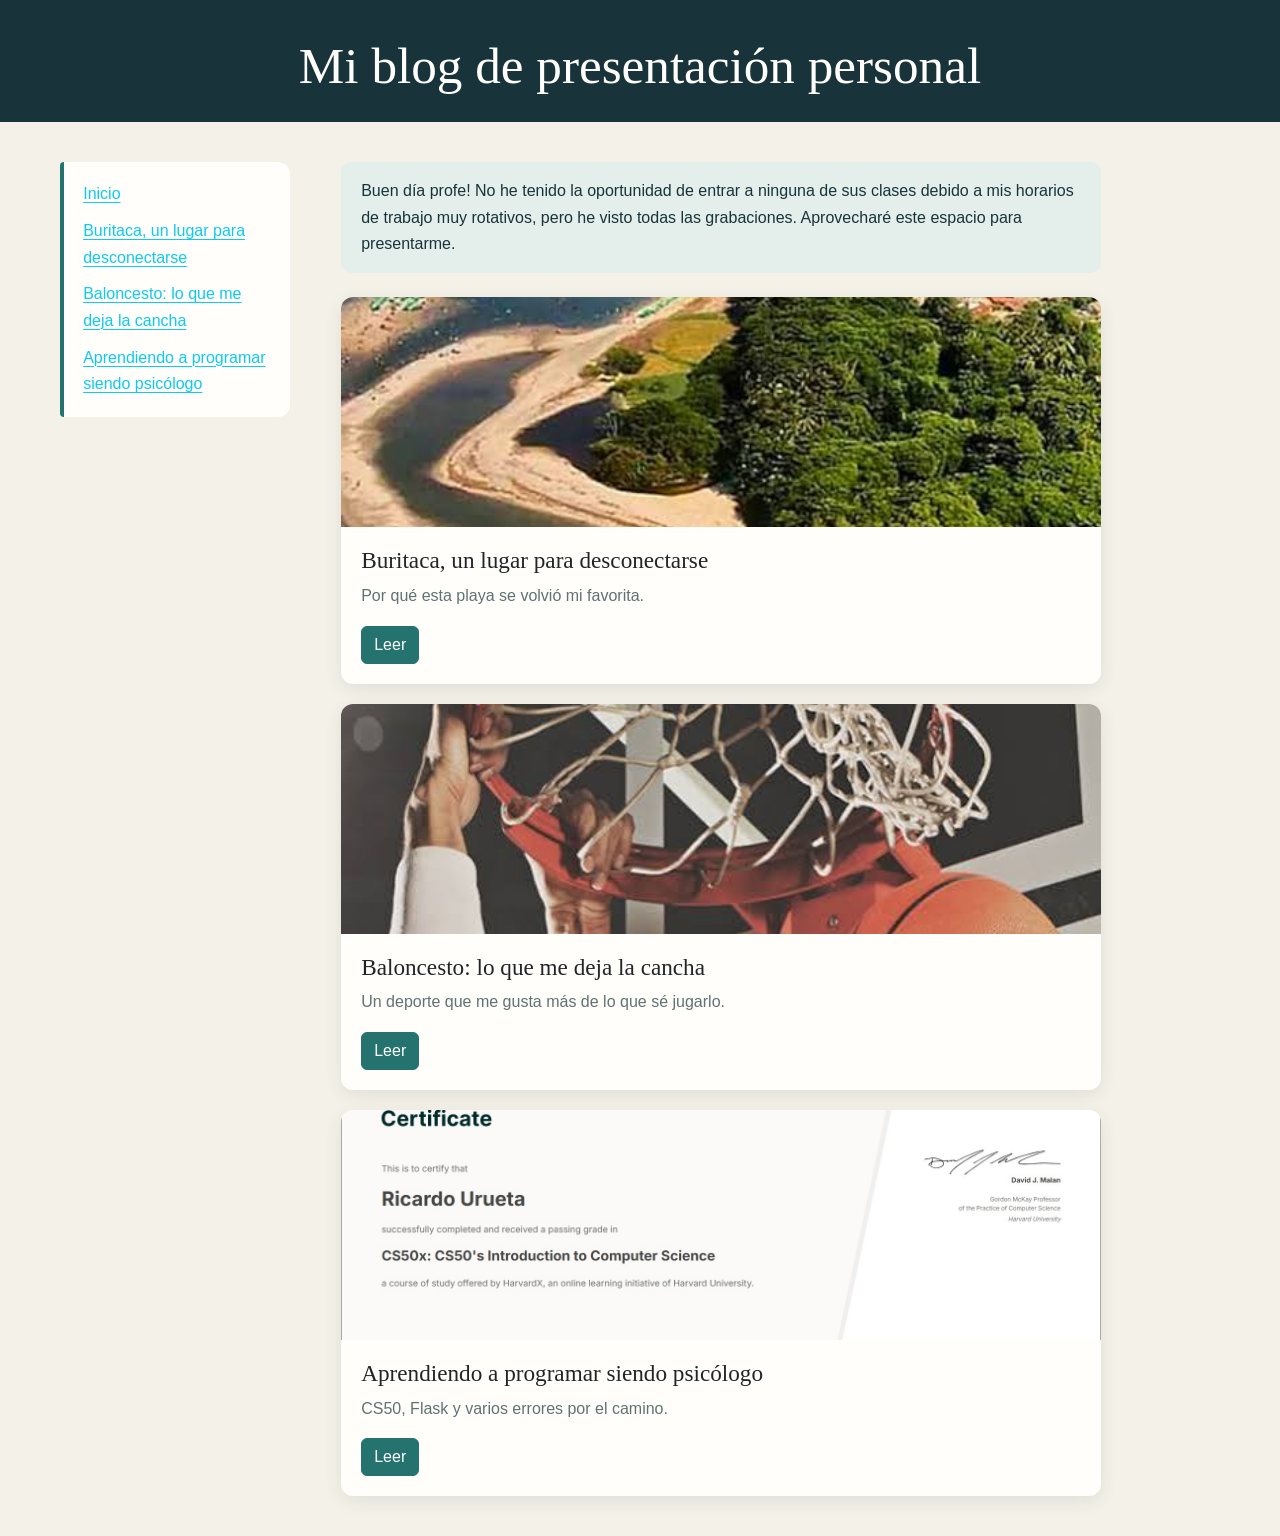
<file: docs/index.html>
<!DOCTYPE html>

<html lang="es">
    <head>
        <meta charset="utf-8">
        <meta name="viewport" content="width=device-width, initial-scale=1">
        <link href="https://cdn.jsdelivr.net/npm/bootstrap@5.2.3/dist/css/bootstrap.min.css" rel="stylesheet" integrity="sha384-rbsA2VBKQhggwzxH7pPCaAqO46MgnOM80zW1RWuH61DGLwZJEdK2Kadq2F9CUG65" crossorigin="anonymous">
        <script src="https://cdn.jsdelivr.net/npm/bootstrap@5.2.3/dist/js/bootstrap.bundle.min.js" integrity="sha384-kenU1KFdBIe4zVF0s0G1M5b4hcpxyD9F7jL+jjXkk+Q2h455rYXK/7HAuoJl+0I4" crossorigin="anonymous"></script>
        <link href="static/styles.css" rel="stylesheet">
        <title>Mi blog: Inicio</title>
    </head>
    <body>
        <h1 class="text-center" id="title">Mi blog de presentación personal</h1>
        <main>
            <nav class="menu">
                <ul>
                    <li><a href="index.html" class="link-info">Inicio</a></li>
                    
                    <li><a href="entrada1.html" class="link-info">Buritaca, un lugar para desconectarse</a></li>
                    
                    <li><a href="entrada2.html" class="link-info">Baloncesto: lo que me deja la cancha</a></li>
                    
                    <li><a href="entrada3.html" class="link-info">Aprendiendo a programar siendo psicólogo</a></li>
                    
                </ul>
            </nav>
            <div class="cuerpo">
                
    <p class="intro">Buen día profe! No he tenido la oportunidad de entrar a ninguna de sus clases debido a mis horarios de trabajo muy rotativos, pero he visto todas las grabaciones. Aprovecharé este espacio para presentarme.</p>
    <div class="lista-entradas">
    
    <div class="card entrada">
        <img src="static/img/buritaca.jpg" class="card-img-top" alt="Buritaca, un lugar para desconectarse">
        <div class="card-body">
            <h5 class="card-title">Buritaca, un lugar para desconectarse</h5>
            <p class="card-text">Por qué esta playa se volvió mi favorita.</p>
            <a href="entrada1.html" class="btn btn-info">Leer</a>
        </div>
    </div>
    
    <div class="card entrada">
        <img src="static/img/baloncesto.jpg" class="card-img-top" alt="Baloncesto: lo que me deja la cancha">
        <div class="card-body">
            <h5 class="card-title">Baloncesto: lo que me deja la cancha</h5>
            <p class="card-text">Un deporte que me gusta más de lo que sé jugarlo.</p>
            <a href="entrada2.html" class="btn btn-info">Leer</a>
        </div>
    </div>
    
    <div class="card entrada">
        <img src="static/img/cs50.jpg" class="card-img-top" alt="Aprendiendo a programar siendo psicólogo">
        <div class="card-body">
            <h5 class="card-title">Aprendiendo a programar siendo psicólogo</h5>
            <p class="card-text">CS50, Flask y varios errores por el camino.</p>
            <a href="entrada3.html" class="btn btn-info">Leer</a>
        </div>
    </div>
    
    </div>

            </div>
        </main>
        <script src="static/script.js"></script>
    </body>
</html>
</file>
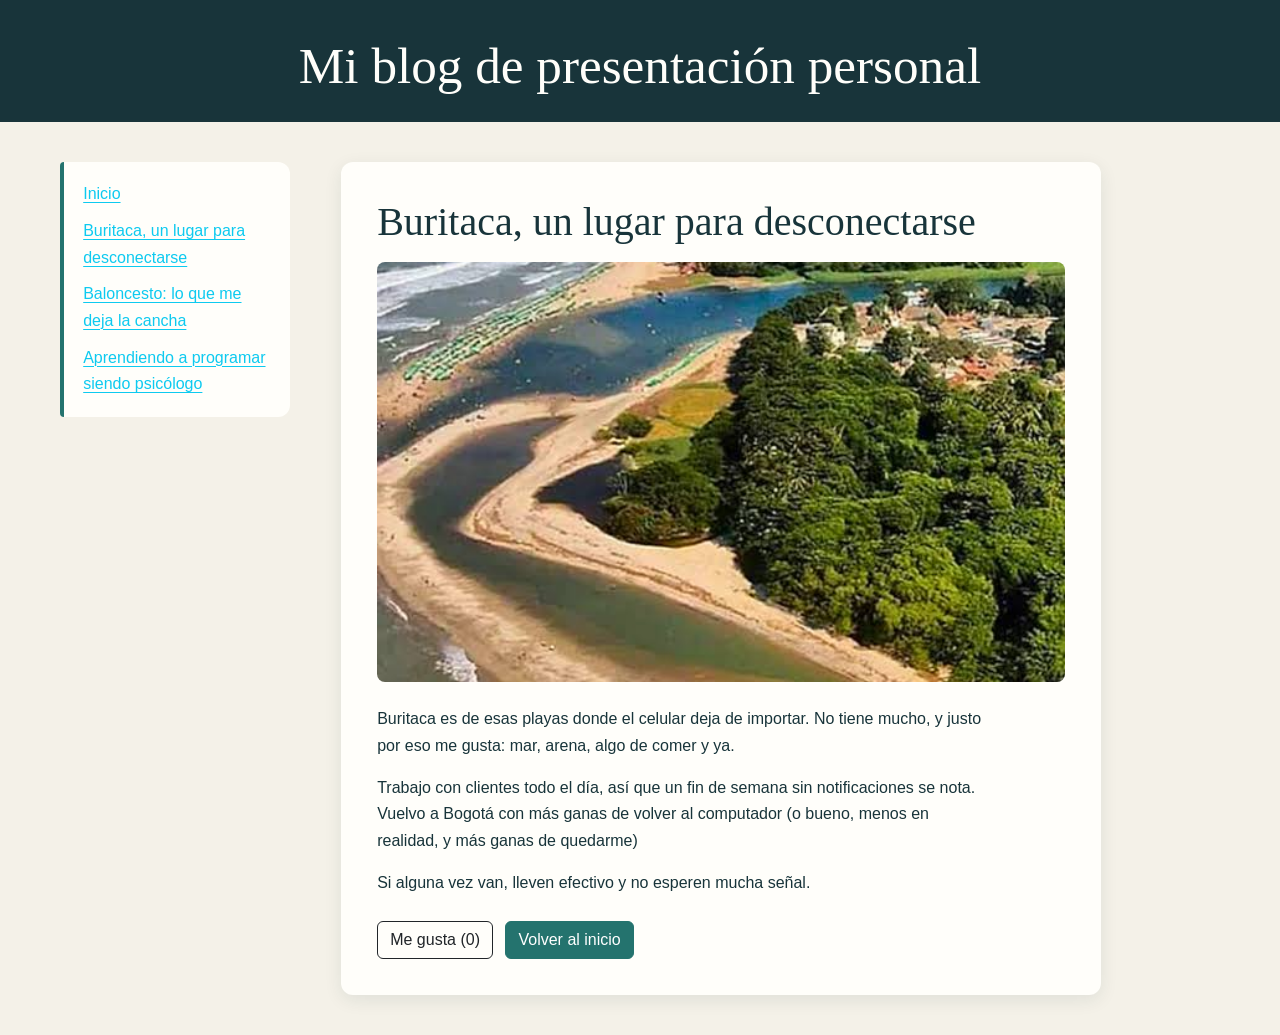
<file: docs/entrada1.html>
<!DOCTYPE html>

<html lang="es">
    <head>
        <meta charset="utf-8">
        <meta name="viewport" content="width=device-width, initial-scale=1">
        <link href="https://cdn.jsdelivr.net/npm/bootstrap@5.2.3/dist/css/bootstrap.min.css" rel="stylesheet" integrity="sha384-rbsA2VBKQhggwzxH7pPCaAqO46MgnOM80zW1RWuH61DGLwZJEdK2Kadq2F9CUG65" crossorigin="anonymous">
        <script src="https://cdn.jsdelivr.net/npm/bootstrap@5.2.3/dist/js/bootstrap.bundle.min.js" integrity="sha384-kenU1KFdBIe4zVF0s0G1M5b4hcpxyD9F7jL+jjXkk+Q2h455rYXK/7HAuoJl+0I4" crossorigin="anonymous"></script>
        <link href="static/styles.css" rel="stylesheet">
        <title>Mi blog: Buritaca, un lugar para desconectarse</title>
    </head>
    <body>
        <h1 class="text-center" id="title">Mi blog de presentación personal</h1>
        <main>
            <nav class="menu">
                <ul>
                    <li><a href="index.html" class="link-info">Inicio</a></li>
                    
                    <li><a href="entrada1.html" class="link-info">Buritaca, un lugar para desconectarse</a></li>
                    
                    <li><a href="entrada2.html" class="link-info">Baloncesto: lo que me deja la cancha</a></li>
                    
                    <li><a href="entrada3.html" class="link-info">Aprendiendo a programar siendo psicólogo</a></li>
                    
                </ul>
            </nav>
            <div class="cuerpo">
                
    <article class="texto">
        <h2>Buritaca, un lugar para desconectarse</h2>
        <img src="static/img/buritaca.jpg" class="img-fluid" alt="Buritaca, un lugar para desconectarse">
        
        <p>Buritaca es de esas playas donde el celular deja de importar. No tiene mucho, y justo por eso me gusta: mar, arena, algo de comer y ya.</p>
        
        <p>Trabajo con clientes todo el día, así que un fin de semana sin notificaciones se nota. Vuelvo a Bogotá con más ganas de volver al computador (o bueno, menos en realidad, y más ganas de quedarme)</p>
        
        <p>Si alguna vez van, lleven efectivo y no esperen mucha señal.</p>
        
        
        <button id="like" data-entrada="1" aria-pressed="false" class="btn btn-outline-dark">Me gusta (<span id="contador">0</span>)</button>
        <a href="index.html" class="btn btn-info">Volver al inicio</a>
    </article>

            </div>
        </main>
        <script src="static/script.js"></script>
    </body>
</html>
</file>
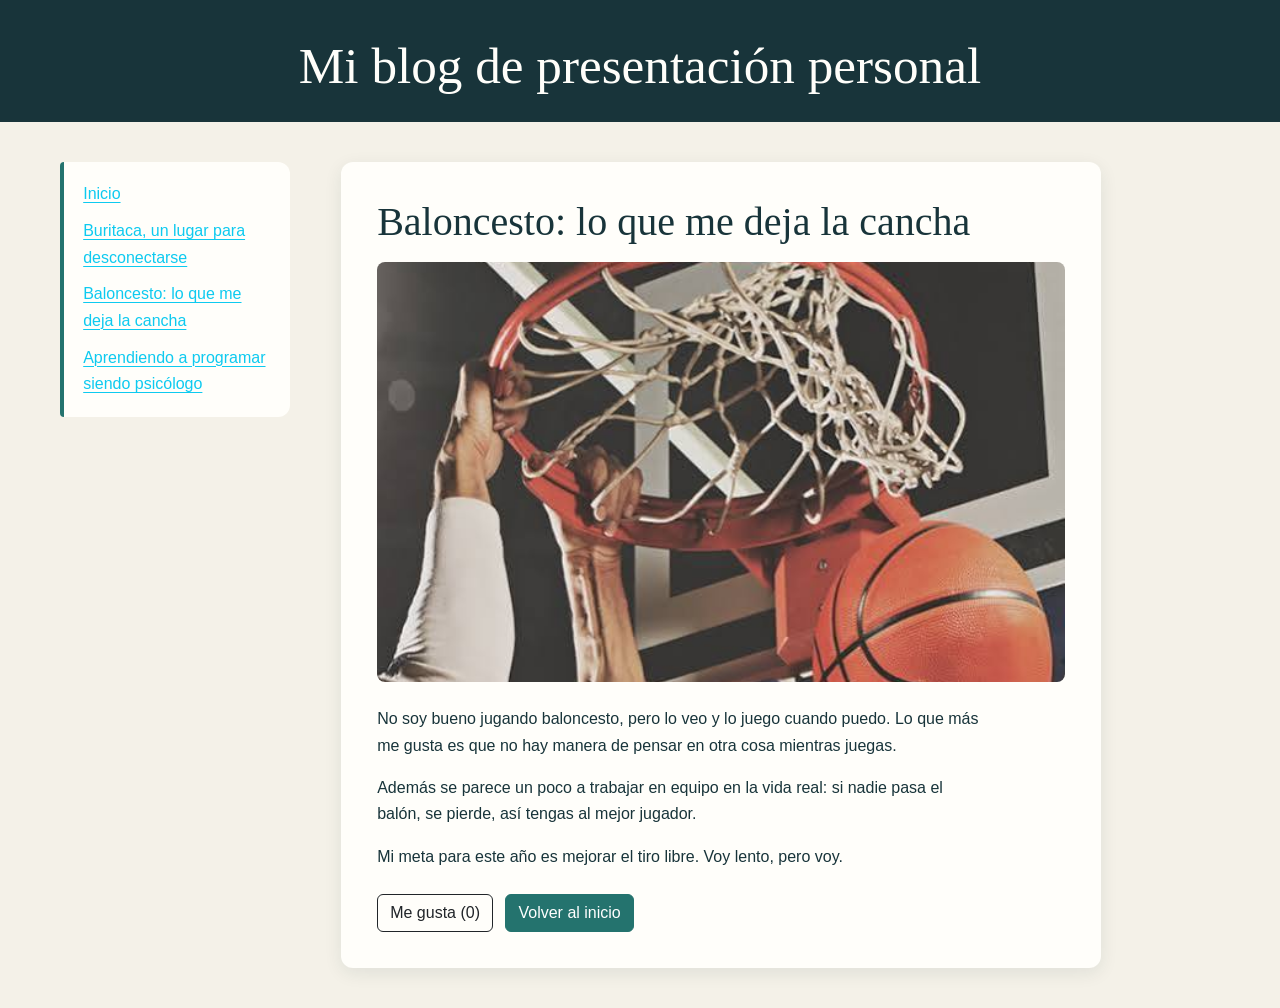
<file: docs/entrada2.html>
<!DOCTYPE html>

<html lang="es">
    <head>
        <meta charset="utf-8">
        <meta name="viewport" content="width=device-width, initial-scale=1">
        <link href="https://cdn.jsdelivr.net/npm/bootstrap@5.2.3/dist/css/bootstrap.min.css" rel="stylesheet" integrity="sha384-rbsA2VBKQhggwzxH7pPCaAqO46MgnOM80zW1RWuH61DGLwZJEdK2Kadq2F9CUG65" crossorigin="anonymous">
        <script src="https://cdn.jsdelivr.net/npm/bootstrap@5.2.3/dist/js/bootstrap.bundle.min.js" integrity="sha384-kenU1KFdBIe4zVF0s0G1M5b4hcpxyD9F7jL+jjXkk+Q2h455rYXK/7HAuoJl+0I4" crossorigin="anonymous"></script>
        <link href="static/styles.css" rel="stylesheet">
        <title>Mi blog: Baloncesto: lo que me deja la cancha</title>
    </head>
    <body>
        <h1 class="text-center" id="title">Mi blog de presentación personal</h1>
        <main>
            <nav class="menu">
                <ul>
                    <li><a href="index.html" class="link-info">Inicio</a></li>
                    
                    <li><a href="entrada1.html" class="link-info">Buritaca, un lugar para desconectarse</a></li>
                    
                    <li><a href="entrada2.html" class="link-info">Baloncesto: lo que me deja la cancha</a></li>
                    
                    <li><a href="entrada3.html" class="link-info">Aprendiendo a programar siendo psicólogo</a></li>
                    
                </ul>
            </nav>
            <div class="cuerpo">
                
    <article class="texto">
        <h2>Baloncesto: lo que me deja la cancha</h2>
        <img src="static/img/baloncesto.jpg" class="img-fluid" alt="Baloncesto: lo que me deja la cancha">
        
        <p>No soy bueno jugando baloncesto, pero lo veo y lo juego cuando puedo. Lo que más me gusta es que no hay manera de pensar en otra cosa mientras juegas.</p>
        
        <p>Además se parece un poco a trabajar en equipo en la vida real: si nadie pasa el balón, se pierde, así tengas al mejor jugador.</p>
        
        <p>Mi meta para este año es mejorar el tiro libre. Voy lento, pero voy.</p>
        
        
        <button id="like" data-entrada="2" aria-pressed="false" class="btn btn-outline-dark">Me gusta (<span id="contador">0</span>)</button>
        <a href="index.html" class="btn btn-info">Volver al inicio</a>
    </article>

            </div>
        </main>
        <script src="static/script.js"></script>
    </body>
</html>
</file>
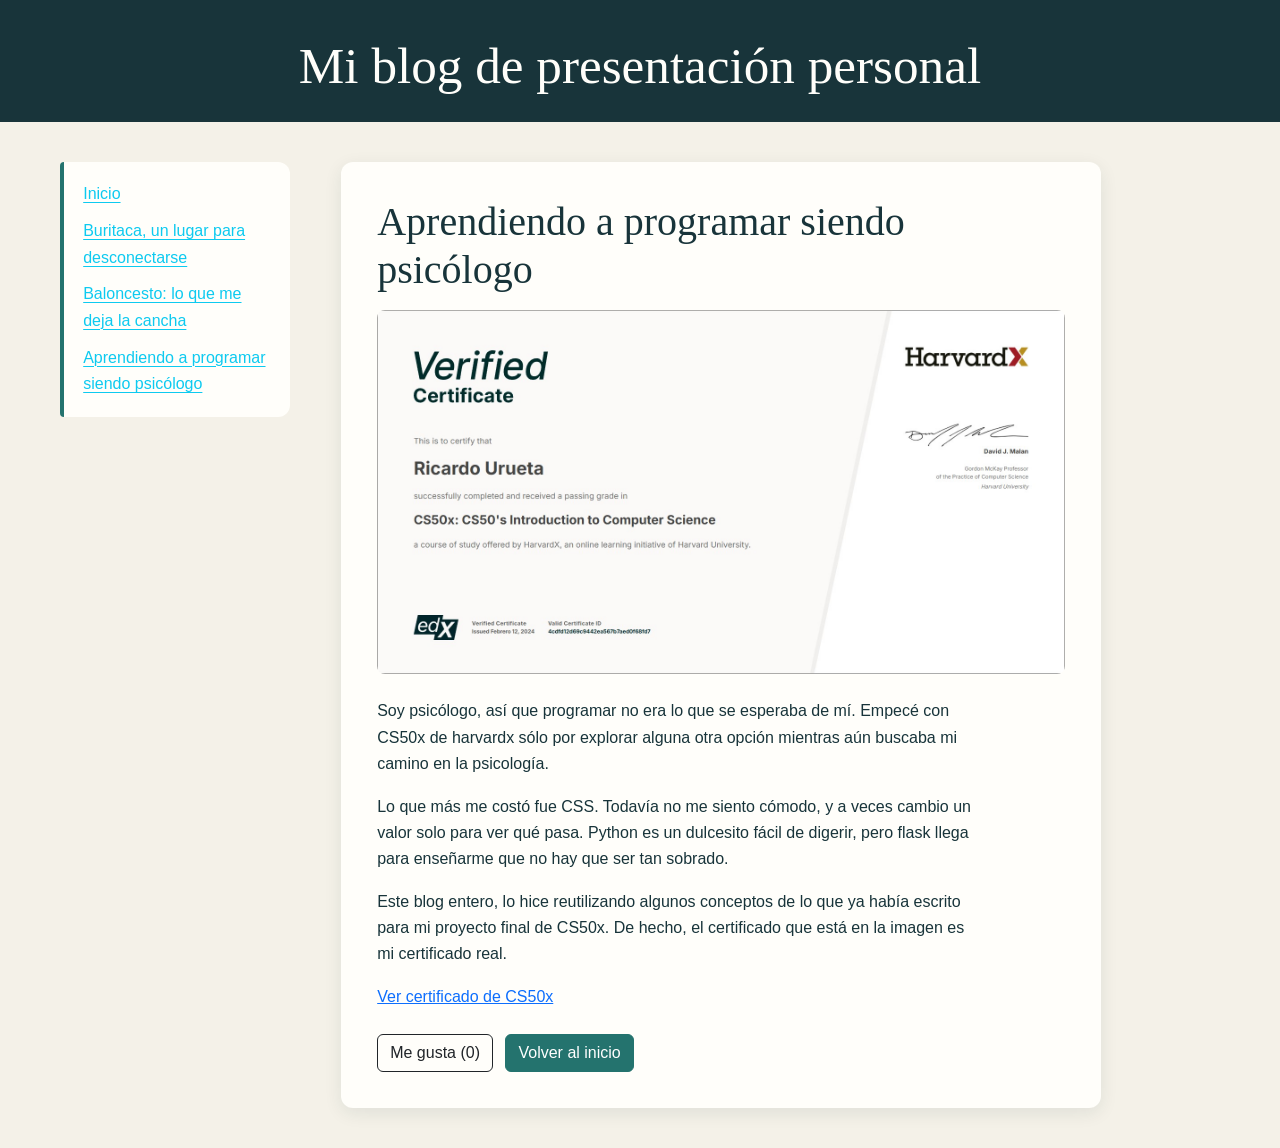
<file: docs/entrada3.html>
<!DOCTYPE html>

<html lang="es">
    <head>
        <meta charset="utf-8">
        <meta name="viewport" content="width=device-width, initial-scale=1">
        <link href="https://cdn.jsdelivr.net/npm/bootstrap@5.2.3/dist/css/bootstrap.min.css" rel="stylesheet" integrity="sha384-rbsA2VBKQhggwzxH7pPCaAqO46MgnOM80zW1RWuH61DGLwZJEdK2Kadq2F9CUG65" crossorigin="anonymous">
        <script src="https://cdn.jsdelivr.net/npm/bootstrap@5.2.3/dist/js/bootstrap.bundle.min.js" integrity="sha384-kenU1KFdBIe4zVF0s0G1M5b4hcpxyD9F7jL+jjXkk+Q2h455rYXK/7HAuoJl+0I4" crossorigin="anonymous"></script>
        <link href="static/styles.css" rel="stylesheet">
        <title>Mi blog: Aprendiendo a programar siendo psicólogo</title>
    </head>
    <body>
        <h1 class="text-center" id="title">Mi blog de presentación personal</h1>
        <main>
            <nav class="menu">
                <ul>
                    <li><a href="index.html" class="link-info">Inicio</a></li>
                    
                    <li><a href="entrada1.html" class="link-info">Buritaca, un lugar para desconectarse</a></li>
                    
                    <li><a href="entrada2.html" class="link-info">Baloncesto: lo que me deja la cancha</a></li>
                    
                    <li><a href="entrada3.html" class="link-info">Aprendiendo a programar siendo psicólogo</a></li>
                    
                </ul>
            </nav>
            <div class="cuerpo">
                
    <article class="texto">
        <h2>Aprendiendo a programar siendo psicólogo</h2>
        <img src="static/img/cs50.jpg" class="img-fluid" alt="Aprendiendo a programar siendo psicólogo">
        
        <p>Soy psicólogo, así que programar no era lo que se esperaba de mí. Empecé con CS50x de harvardx sólo por explorar alguna otra opción mientras aún buscaba mi camino en la psicología.</p>
        
        <p>Lo que más me costó fue CSS. Todavía no me siento cómodo, y a veces cambio un valor solo para ver qué pasa. Python es un dulcesito fácil de digerir, pero flask llega para enseñarme que no hay que ser tan sobrado.</p>
        
        <p>Este blog entero, lo hice reutilizando algunos conceptos de lo que ya había escrito para mi proyecto final de CS50x. De hecho, el certificado que está en la imagen es mi certificado real.</p>
        
        
        <p><a href="https://courses.edx.org/certificates/4cdfd12d69c9442ea567b7aed0f68fd7" target="_blank" rel="noopener noreferrer">Ver certificado de CS50x</a></p>
        
        <button id="like" data-entrada="3" aria-pressed="false" class="btn btn-outline-dark">Me gusta (<span id="contador">0</span>)</button>
        <a href="index.html" class="btn btn-info">Volver al inicio</a>
    </article>

            </div>
        </main>
        <script src="static/script.js"></script>
    </body>
</html>
</file>
<file: docs/static/styles.css>
:root {
    --tinta: #18343a;
    --verde: #24736e;
    --papel: #f4f1e8;
    --blanco: #fffefa;
    --muted: #617274;
}

* { box-sizing: border-box; }

body {
    margin: 0;
    background: var(--papel);
    color: var(--tinta);
    font-family: "Segoe UI", Arial, sans-serif;
    line-height: 1.65;
}

#title {
    margin: 0;
    padding: 2.2rem 1rem 1.6rem;
    background: var(--tinta);
    color: var(--blanco);
    font-family: Georgia, "Times New Roman", serif;
    font-size: clamp(2rem, 5vw, 3.2rem);
}

main {
    display: grid;
    grid-template-columns: minmax(180px, 230px) minmax(0, 760px);
    gap: clamp(1.5rem, 4vw, 3.5rem);
    width: min(1160px, calc(100% - 2rem));
    margin: 2.5rem auto;
    align-items: start;
}

.menu {
    position: sticky;
    top: 1.5rem;
    padding: 1.2rem;
    background: var(--blanco);
    border-left: 4px solid var(--verde);
    border-radius: 4px 12px 12px 4px;
}

.menu ul { margin: 0; padding: 0; list-style: none; }
.menu li + li { margin-top: .65rem; }
.menu a { color: var(--verde); text-decoration-thickness: 1px; text-underline-offset: 3px; }
.menu a:hover, .menu a:focus { color: var(--tinta); }

.cuerpo { min-width: 0; }
.intro {
    margin: 0 0 1.5rem;
    padding: 1rem 1.25rem;
    background: #e4eeea;
    border-radius: 10px;
}

.lista-entradas { display: grid; gap: 1.25rem; }
.entrada {
    overflow: hidden;
    border: 0;
    border-radius: 12px;
    background: var(--blanco);
    box-shadow: 0 5px 18px rgb(24 52 58 / 9%);
}
.entrada img { width: 100%; height: 230px; object-fit: cover; }
.card-body { padding: 1.25rem; }
.card-title, .texto h2 { font-family: Georgia, "Times New Roman", serif; }
.card-title { font-size: 1.45rem; }
.card-text { color: var(--muted); }
.btn-info { background: var(--verde); border-color: var(--verde); color: white; }
.btn-info:hover, .btn-info:focus { background: var(--tinta); border-color: var(--tinta); color: white; }

.texto {
    padding: clamp(1.2rem, 4vw, 2.25rem);
    background: var(--blanco);
    border-radius: 12px;
    box-shadow: 0 5px 18px rgb(24 52 58 / 9%);
}
.texto h2 { margin-bottom: 1rem; font-size: clamp(1.8rem, 4vw, 2.5rem); }
.texto img { width: 100%; max-height: 420px; object-fit: cover; border-radius: 8px; margin-bottom: 1.5rem; }
.texto p { max-width: 68ch; }
.texto .btn { margin: .5rem .5rem 0 0; }

@media (max-width: 700px) {
    main { grid-template-columns: 1fr; margin-top: 1.25rem; }
    .menu { position: static; padding: .9rem 1rem; }
    .menu ul { display: flex; flex-wrap: wrap; gap: .4rem 1rem; }
    .menu li + li { margin-top: 0; }
    .entrada img { height: 190px; }
}
</file>
